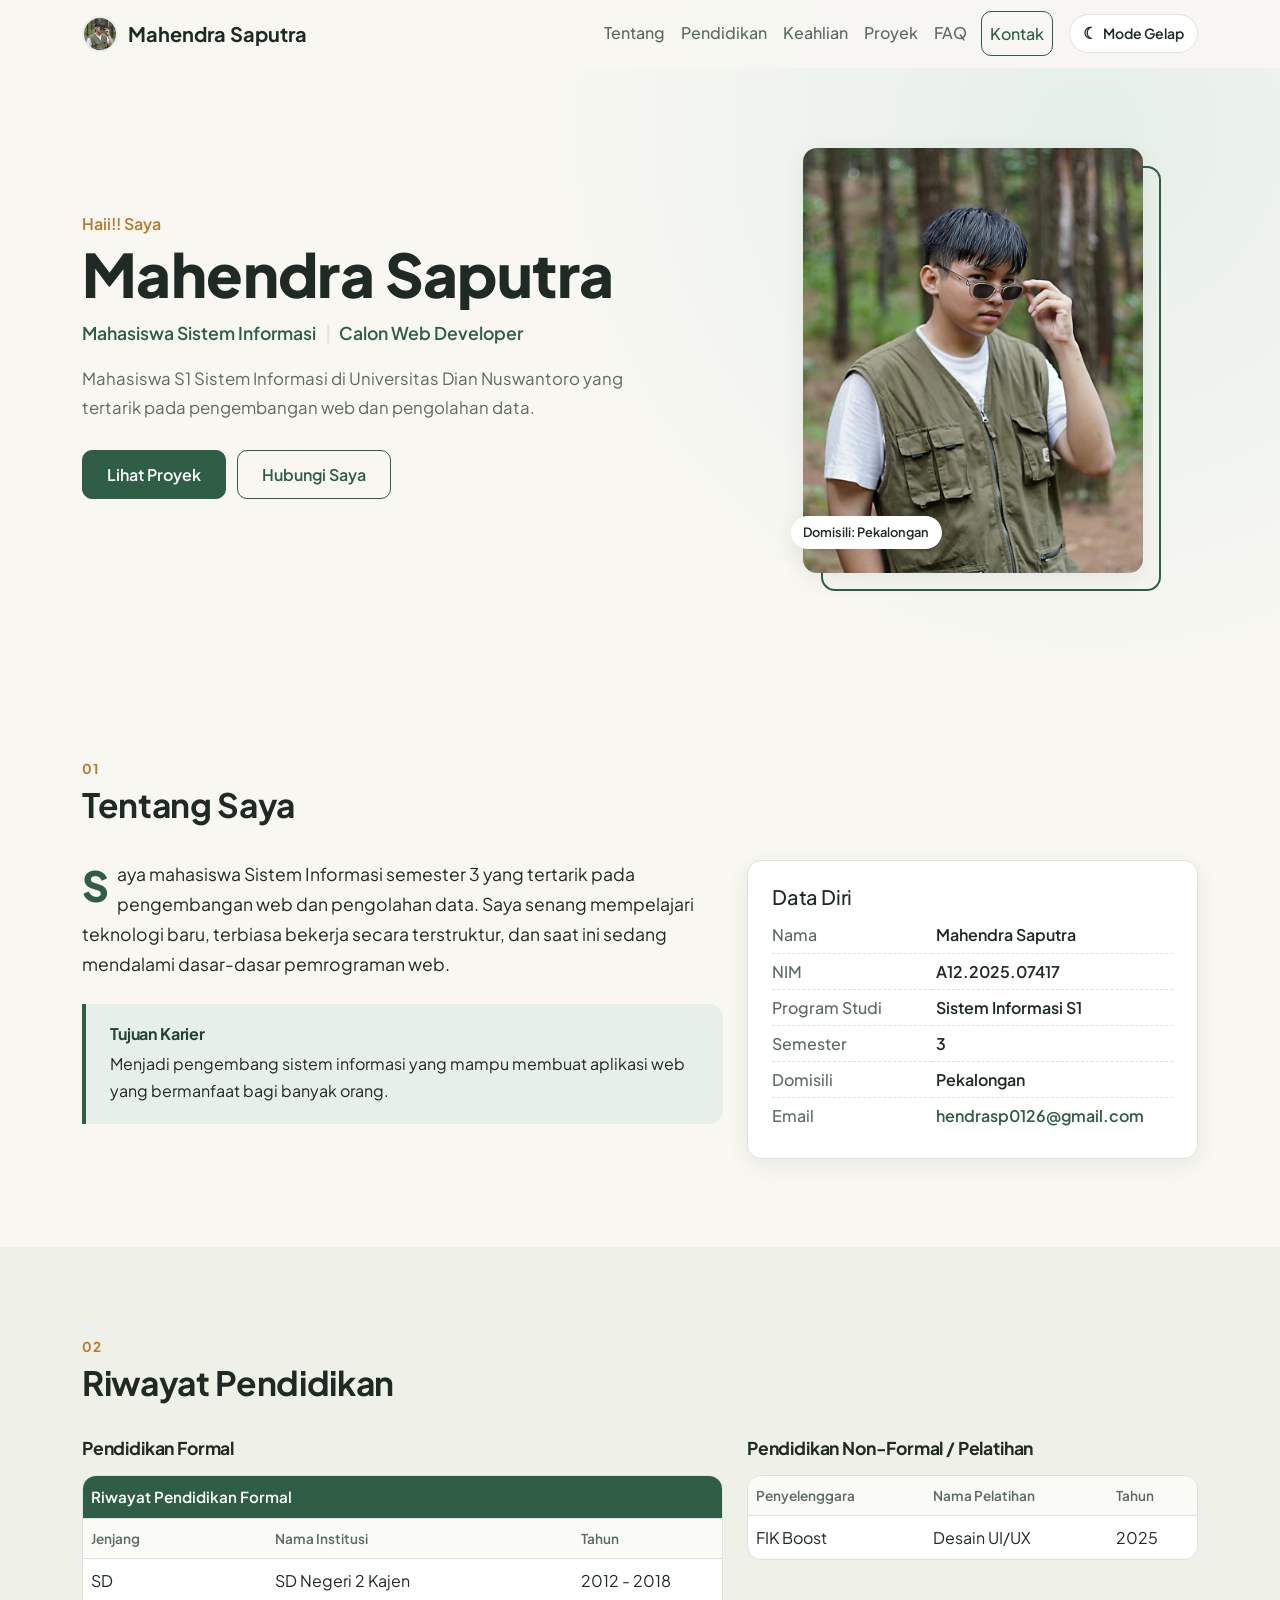
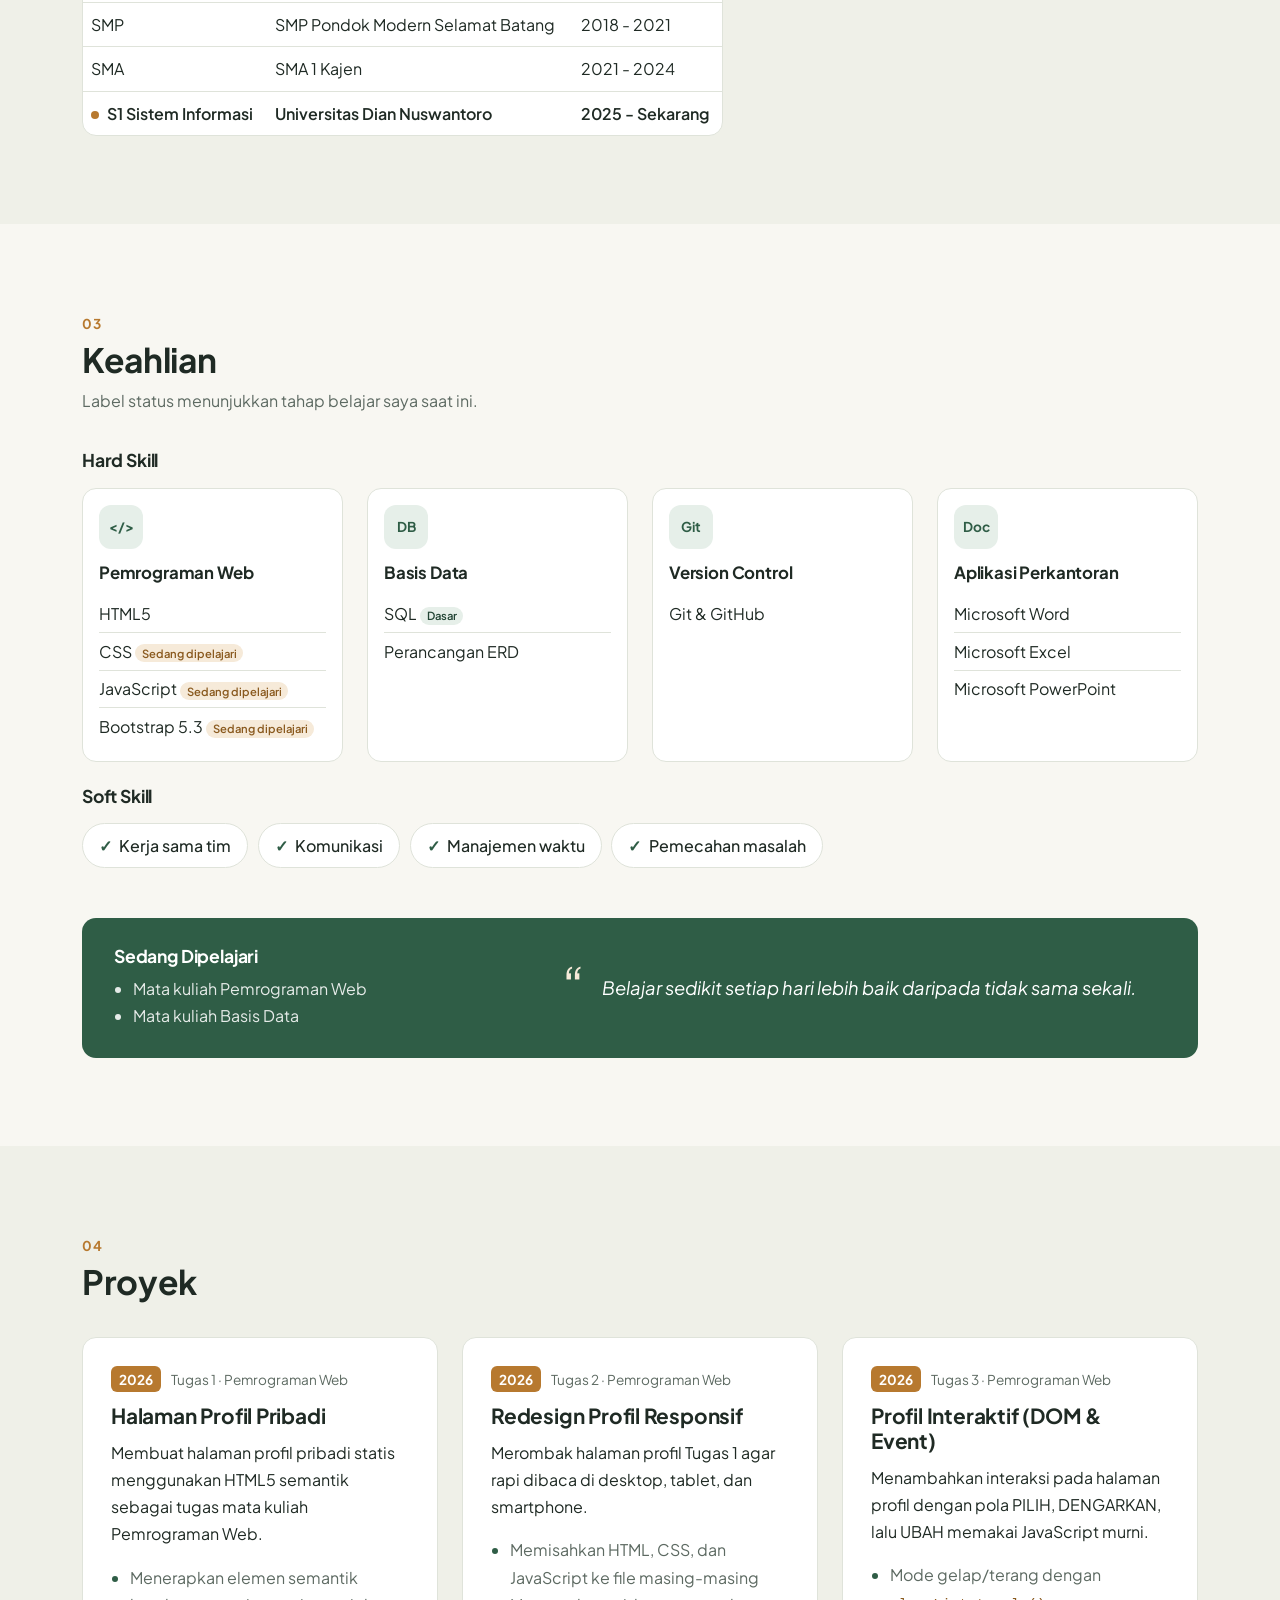
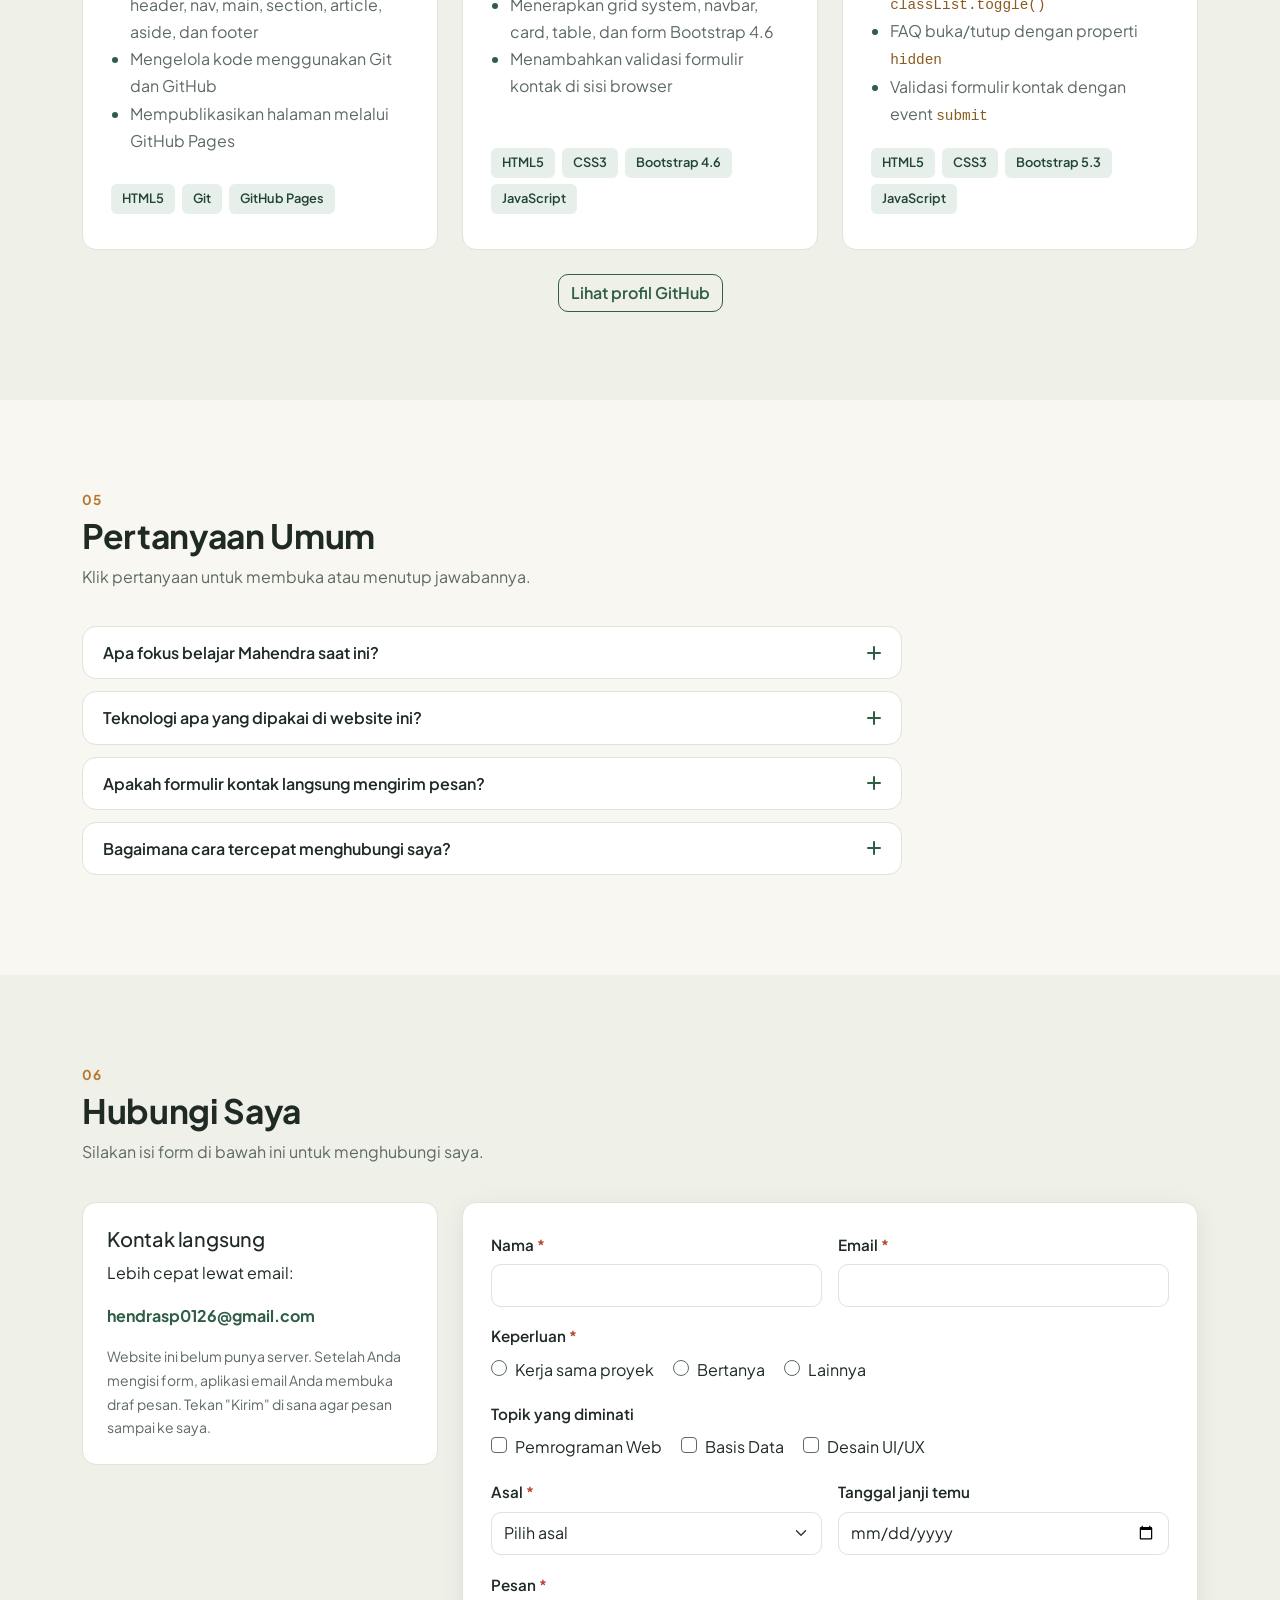
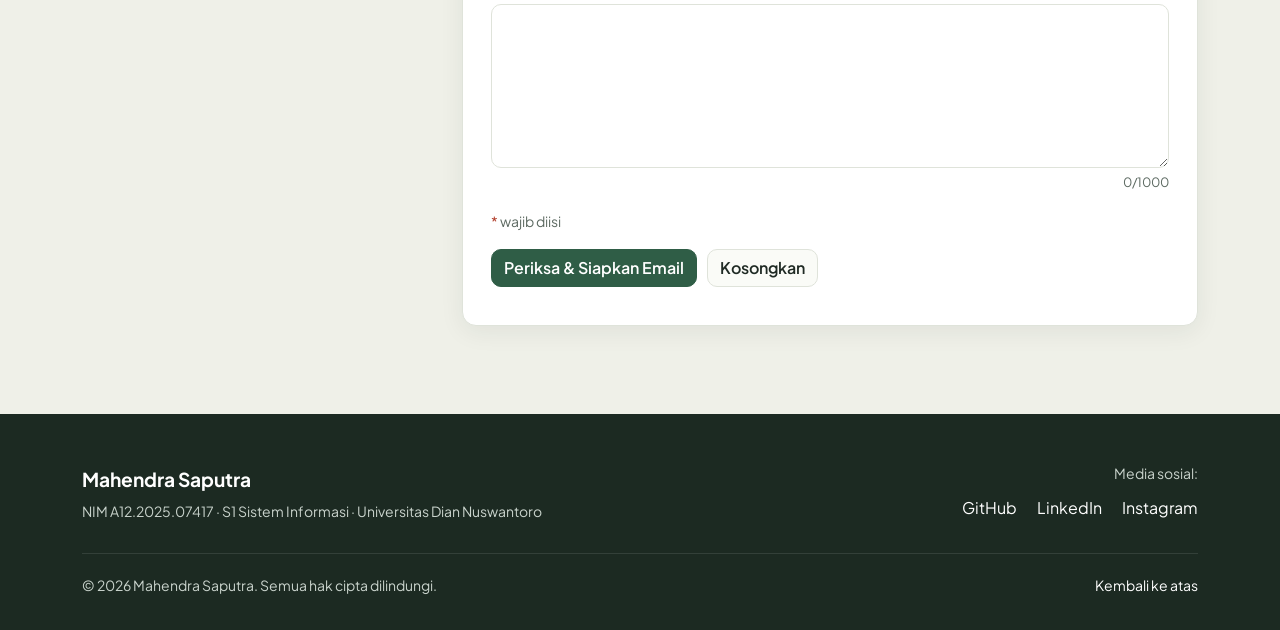
<file: index.html>
<!DOCTYPE html>
<html lang="id">
<head>
    <meta charset="UTF-8">
    <meta name="viewport" content="width=device-width, initial-scale=1">
    <meta name="description" content="Profil pribadi Mahendra Saputra, mahasiswa S1 Sistem Informasi Universitas Dian Nuswantoro yang tertarik pada pengembangan web dan pengolahan data.">
    <meta name="author" content="Mahendra Saputra">
    <title>Mahendra Saputra - Profil Pribadi</title>

    <link rel="preconnect" href="https://fonts.googleapis.com">
    <link rel="preconnect" href="https://fonts.gstatic.com" crossorigin>
    <link rel="stylesheet" href="https://fonts.googleapis.com/css2?family=Plus+Jakarta+Sans:wght@400;500;600;700;800&display=swap">

    <link rel="stylesheet" href="bootstrap.min.css">
    <link rel="stylesheet" href="style.css">
</head>

<body>

    <header id="atas" class="site-header">
        <nav id="menu" class="navbar navbar-expand-lg fixed-top site-nav" aria-label="Navigasi utama">
            <div class="container">
                <a class="navbar-brand brand" href="#atas">
                    <img src="Foto-Profil.jpeg" alt="" class="brand-avatar" width="36" height="36">
                    <span>Mahendra Saputra</span>
                </a>
                <div class="nav-actions order-lg-last">
                    <button id="tema" class="btn-tema" type="button">
                        <span id="tema-ikon" aria-hidden="true">&#9790;</span>
                        <span id="tema-teks">Mode Gelap</span>
                    </button>
                    <button class="navbar-toggler" type="button" data-bs-toggle="collapse" data-bs-target="#menu-utama"
                            aria-controls="menu-utama" aria-expanded="false" aria-label="Buka atau tutup menu">
                        <span class="navbar-toggler-icon"></span>
                    </button>
                </div>
                <div class="collapse navbar-collapse" id="menu-utama">
                    <ul class="navbar-nav ms-auto">
                        <li class="nav-item"><a class="nav-link" href="#tentang">Tentang</a></li>
                        <li class="nav-item"><a class="nav-link" href="#pendidikan">Pendidikan</a></li>
                        <li class="nav-item"><a class="nav-link" href="#keahlian">Keahlian</a></li>
                        <li class="nav-item"><a class="nav-link" href="#proyek">Proyek</a></li>
                        <li class="nav-item"><a class="nav-link" href="#faq">FAQ</a></li>
                        <li class="nav-item"><a class="nav-link nav-cta" href="#kontak">Kontak</a></li>
                    </ul>
                </div>
            </div>
        </nav>

        <div class="hero">
            <div class="container">
                <div class="row align-items-center">
                    <div class="col-lg-7 order-2 order-lg-1">
                        <p class="eyebrow">Haii!! Saya</p>
                        <h1 class="hero-title">Mahendra Saputra</h1>
                        <p class="hero-role">Mahasiswa Sistem Informasi <span class="divider" aria-hidden="true">|</span> Calon Web Developer</p>
                        <p class="hero-lead">
                            Mahasiswa S1 Sistem Informasi di Universitas Dian Nuswantoro yang tertarik pada
                            pengembangan web dan pengolahan data.
                        </p>
                        <div class="hero-actions">
                            <a href="#proyek" class="btn btn-primary btn-lg">Lihat Proyek</a>
                            <a href="#kontak" class="btn btn-outline-primary btn-lg">Hubungi Saya</a>
                        </div>
                    </div>
                    <div class="col-lg-5 order-1 order-lg-2">
                        <figure class="hero-photo">
                            <a href="Foto-Profil.jpeg" target="_blank" rel="noopener" title="Lihat foto ukuran penuh">
                                <img src="Foto-Profil.jpeg" alt="Foto profil Mahendra Saputra" width="853" height="1280">
                            </a>
                            <figcaption class="photo-tag">Domisili: Pekalongan</figcaption>
                        </figure>
                    </div>
                </div>
            </div>
        </div>
    </header>

    <main>

        <section id="tentang" class="section">
            <div class="container">
                <div class="section-head">
                    <p class="section-label">01</p>
                    <h2 class="section-title">Tentang Saya</h2>
                </div>

                <div class="row">
                    <div class="col-lg-7 mb-4 mb-lg-0">
                        <p class="about-text">
                            Saya mahasiswa <span id="prodi">Sistem Informasi</span> semester 3 yang tertarik pada
                            pengembangan web dan pengolahan data. Saya senang mempelajari teknologi baru, terbiasa
                            bekerja secara terstruktur, dan saat ini sedang mendalami dasar-dasar pemrograman web.
                        </p>
                        <div class="goal-box">
                            <h3 class="goal-title">Tujuan Karier</h3>
                            <p class="mb-0">
                                Menjadi pengembang sistem informasi yang mampu membuat aplikasi web yang
                                bermanfaat bagi banyak orang.
                            </p>
                        </div>
                    </div>

                    <div class="col-lg-5">
                        <div class="card info-card">
                            <div class="card-body">
                                <h3 class="card-title h5">Data Diri</h3>
                                <table id="tabel-data-diri" class="table table-sm table-borderless data-table mb-0">
                                    <tbody>
                                        <tr>
                                            <th scope="row">Nama</th>
                                            <td>Mahendra Saputra</td>
                                        </tr>
                                        <tr>
                                            <th scope="row">NIM</th>
                                            <td>A12.2025.07417</td>
                                        </tr>
                                        <tr>
                                            <th scope="row">Program Studi</th>
                                            <td>Sistem Informasi S1</td>
                                        </tr>
                                        <tr>
                                            <th scope="row">Semester</th>
                                            <td>3</td>
                                        </tr>
                                        <tr>
                                            <th scope="row">Domisili</th>
                                            <td>Pekalongan</td>
                                        </tr>
                                        <tr>
                                            <th scope="row">Email</th>
                                            <td><a href="mailto:hendrasp0126@gmail.com">hendrasp0126@gmail.com</a></td>
                                        </tr>
                                    </tbody>
                                </table>
                            </div>
                        </div>
                    </div>
                </div>
            </div>
        </section>

        <section id="pendidikan" class="section section-alt">
            <div class="container">
                <div class="section-head">
                    <p class="section-label">02</p>
                    <h2 class="section-title">Riwayat Pendidikan</h2>
                </div>

                <div class="row">
                    <div class="col-lg-7 mb-4 mb-lg-0">
                        <h3 class="sub-title">Pendidikan Formal</h3>
                        <div class="table-responsive table-card">
                            <table id="tabel-pendidikan" class="table table-hover mb-0">
                                <thead>
                                    <tr>
                                        <th colspan="3" class="table-caption">Riwayat Pendidikan Formal</th>
                                    </tr>
                                    <tr>
                                        <th scope="col">Jenjang</th>
                                        <th scope="col">Nama Institusi</th>
                                        <th scope="col">Tahun</th>
                                    </tr>
                                </thead>
                                <tbody>
                                    <tr>
                                        <td>SD</td>
                                        <td>SD Negeri 2 Kajen</td>
                                        <td class="col-tahun">2012 - 2018</td>
                                    </tr>
                                    <tr>
                                        <td>SMP</td>
                                        <td>SMP Pondok Modern Selamat Batang</td>
                                        <td class="col-tahun">2018 - 2021</td>
                                    </tr>
                                    <tr>
                                        <td>SMA</td>
                                        <td>SMA 1 Kajen</td>
                                        <td class="col-tahun">2021 - 2024</td>
                                    </tr>
                                    <tr class="row-current">
                                        <td>S1 Sistem Informasi</td>
                                        <td>Universitas Dian Nuswantoro</td>
                                        <td class="col-tahun">2025 - Sekarang</td>
                                    </tr>
                                </tbody>
                            </table>
                        </div>
                    </div>

                    <div class="col-lg-5">
                        <h3 class="sub-title">Pendidikan Non-Formal / Pelatihan</h3>
                        <div class="table-responsive table-card">
                            <table id="tabel-pelatihan" class="table mb-0">
                                <thead>
                                    <tr>
                                        <th scope="col">Penyelenggara</th>
                                        <th scope="col">Nama Pelatihan</th>
                                        <th scope="col">Tahun</th>
                                    </tr>
                                </thead>
                                <tbody>
                                    <tr>
                                        <td>FIK Boost</td>
                                        <td>Desain UI/UX</td>
                                        <td>2025</td>
                                    </tr>
                                </tbody>
                            </table>
                        </div>
                    </div>
                </div>
            </div>
        </section>

        <section id="keahlian" class="section">
            <div class="container">
                <div class="section-head">
                    <p class="section-label">03</p>
                    <h2 class="section-title">Keahlian</h2>
                    <p class="section-desc">
                        Label status menunjukkan tahap belajar saya saat ini.
                    </p>
                </div>

                <h3 class="sub-title">Hard Skill</h3>
                <div class="row">
                    <div class="col-sm-6 col-lg-3 mb-4">
                        <article class="card skill-card h-100">
                            <div class="card-body">
                                <span class="skill-icon" aria-hidden="true">&lt;/&gt;</span>
                                <h4 class="skill-title">Pemrograman Web</h4>
                                <ul class="skill-list">
                                    <li>HTML5</li>
                                    <li>CSS <span class="badge badge-learning">Sedang dipelajari</span></li>
                                    <li>JavaScript <span class="badge badge-learning">Sedang dipelajari</span></li>
                                    <li>Bootstrap 5.3 <span class="badge badge-learning">Sedang dipelajari</span></li>
                                </ul>
                            </div>
                        </article>
                    </div>
                    <div class="col-sm-6 col-lg-3 mb-4">
                        <article class="card skill-card h-100">
                            <div class="card-body">
                                <span class="skill-icon" aria-hidden="true">DB</span>
                                <h4 class="skill-title">Basis Data</h4>
                                <ul class="skill-list">
                                    <li>SQL <span class="badge badge-basic">Dasar</span></li>
                                    <li>Perancangan ERD</li>
                                </ul>
                            </div>
                        </article>
                    </div>
                    <div class="col-sm-6 col-lg-3 mb-4">
                        <article class="card skill-card h-100">
                            <div class="card-body">
                                <span class="skill-icon" aria-hidden="true">Git</span>
                                <h4 class="skill-title">Version Control</h4>
                                <ul class="skill-list">
                                    <li>Git &amp; GitHub</li>
                                </ul>
                            </div>
                        </article>
                    </div>
                    <div class="col-sm-6 col-lg-3 mb-4">
                        <article class="card skill-card h-100">
                            <div class="card-body">
                                <span class="skill-icon" aria-hidden="true">Doc</span>
                                <h4 class="skill-title">Aplikasi Perkantoran</h4>
                                <ul class="skill-list">
                                    <li>Microsoft Word</li>
                                    <li>Microsoft Excel</li>
                                    <li>Microsoft PowerPoint</li>
                                </ul>
                            </div>
                        </article>
                    </div>
                </div>

                <h3 class="sub-title">Soft Skill</h3>
                <ul class="soft-skills">
                    <li>Kerja sama tim</li>
                    <li>Komunikasi</li>
                    <li>Manajemen waktu</li>
                    <li>Pemecahan masalah</li>
                </ul>

                <aside id="info-tambahan" class="learning-box">
                    <div class="row align-items-center">
                        <div class="col-md-5 mb-3 mb-md-0">
                            <h3 class="learning-title">Sedang Dipelajari</h3>
                            <ul class="learning-list">
                                <li>Mata kuliah Pemrograman Web</li>
                                <li>Mata kuliah Basis Data</li>
                            </ul>
                        </div>
                        <div class="col-md-7">
                            <blockquote class="quote mb-0">
                                <p>Belajar sedikit setiap hari lebih baik daripada tidak sama sekali.</p>
                            </blockquote>
                        </div>
                    </div>
                </aside>
            </div>
        </section>

        <section id="proyek" class="section section-alt">
            <div class="container">
                <div class="section-head">
                    <p class="section-label">04</p>
                    <h2 class="section-title">Proyek</h2>
                </div>

                <div class="row">
                    <div class="col-md-6 col-xl-4 mb-4">
                        <article class="card project-card h-100">
                            <div class="card-body d-flex flex-column">
                                <div class="project-meta">
                                    <span class="project-year">2026</span>
                                    <span class="project-type">Tugas 1 · Pemrograman Web</span>
                                </div>
                                <h3 class="project-title">Halaman Profil Pribadi</h3>
                                <p>
                                    Membuat halaman profil pribadi statis menggunakan HTML5 semantik sebagai tugas
                                    mata kuliah Pemrograman Web.
                                </p>
                                <ul class="project-points">
                                    <li>Menerapkan elemen semantik header, nav, main, section, article, aside, dan footer</li>
                                    <li>Mengelola kode menggunakan Git dan GitHub</li>
                                    <li>Mempublikasikan halaman melalui GitHub Pages</li>
                                </ul>
                                <ul class="tech-list mt-auto" aria-label="Teknologi yang digunakan">
                                    <li>HTML5</li>
                                    <li>Git</li>
                                    <li>GitHub Pages</li>
                                </ul>
                            </div>
                        </article>
                    </div>

                    <div class="col-md-6 col-xl-4 mb-4">
                        <article class="card project-card h-100">
                            <div class="card-body d-flex flex-column">
                                <div class="project-meta">
                                    <span class="project-year">2026</span>
                                    <span class="project-type">Tugas 2 · Pemrograman Web</span>
                                </div>
                                <h3 class="project-title">Redesign Profil Responsif</h3>
                                <p>
                                    Merombak halaman profil Tugas 1 agar rapi dibaca di desktop, tablet,
                                    dan smartphone.
                                </p>
                                <ul class="project-points">
                                    <li>Memisahkan HTML, CSS, dan JavaScript ke file masing-masing</li>
                                    <li>Menerapkan grid system, navbar, card, table, dan form Bootstrap 4.6</li>
                                    <li>Menambahkan validasi formulir kontak di sisi browser</li>
                                </ul>
                                <ul class="tech-list mt-auto" aria-label="Teknologi yang digunakan">
                                    <li>HTML5</li>
                                    <li>CSS3</li>
                                    <li>Bootstrap 4.6</li>
                                    <li>JavaScript</li>
                                </ul>
                            </div>
                        </article>
                    </div>

                    <div class="col-md-6 col-xl-4 mb-4">
                        <article class="card project-card h-100">
                            <div class="card-body d-flex flex-column">
                                <div class="project-meta">
                                    <span class="project-year">2026</span>
                                    <span class="project-type">Tugas 3 · Pemrograman Web</span>
                                </div>
                                <h3 class="project-title">Profil Interaktif (DOM &amp; Event)</h3>
                                <p>
                                    Menambahkan interaksi pada halaman profil dengan pola PILIH, DENGARKAN,
                                    lalu UBAH memakai JavaScript murni.
                                </p>
                                <ul class="project-points">
                                    <li>Mode gelap/terang dengan <code>classList.toggle()</code></li>
                                    <li>FAQ buka/tutup dengan properti <code>hidden</code></li>
                                    <li>Validasi formulir kontak dengan event <code>submit</code></li>
                                </ul>
                                <ul class="tech-list mt-auto" aria-label="Teknologi yang digunakan">
                                    <li>HTML5</li>
                                    <li>CSS3</li>
                                    <li>Bootstrap 5.3</li>
                                    <li>JavaScript</li>
                                </ul>
                            </div>
                        </article>
                    </div>
                </div>

                <p class="text-center mb-0">
                    <a href="https://github.com/MahendraSp56" class="btn btn-outline-primary" target="_blank" rel="noopener">
                        Lihat profil GitHub
                    </a>
                </p>
            </div>
        </section>

        <section id="faq" class="section">
            <div class="container">
                <div class="section-head">
                    <p class="section-label">05</p>
                    <h2 class="section-title">Pertanyaan Umum</h2>
                    <p class="section-desc">Klik pertanyaan untuk membuka atau menutup jawabannya.</p>
                </div>

                <div class="faq-list">
                    <div class="faq-item">
                        <h3 class="faq-judul">
                            <button class="faq-tanya" type="button" aria-expanded="false" aria-controls="faq-jawab-1">
                                <span>Apa fokus belajar Mahendra saat ini?</span>
                                <span class="faq-ikon" aria-hidden="true"></span>
                            </button>
                        </h3>
                        <div id="faq-jawab-1" class="faq-jawab" hidden>
                            <p>
                                Saya tertarik pada pengembangan web dan pengolahan data. Semester ini saya
                                mengambil mata kuliah Pemrograman Web dan Basis Data.
                            </p>
                        </div>
                    </div>

                    <div class="faq-item">
                        <h3 class="faq-judul">
                            <button class="faq-tanya" type="button" aria-expanded="false" aria-controls="faq-jawab-2">
                                <span>Teknologi apa yang dipakai di website ini?</span>
                                <span class="faq-ikon" aria-hidden="true"></span>
                            </button>
                        </h3>
                        <div id="faq-jawab-2" class="faq-jawab" hidden>
                            <p>
                                HTML5 untuk struktur, CSS3 dan Bootstrap 5.3 untuk tampilan, serta JavaScript
                                untuk mode gelap, FAQ ini, dan validasi formulir kontak.
                            </p>
                        </div>
                    </div>

                    <div class="faq-item">
                        <h3 class="faq-judul">
                            <button class="faq-tanya" type="button" aria-expanded="false" aria-controls="faq-jawab-3">
                                <span>Apakah formulir kontak langsung mengirim pesan?</span>
                                <span class="faq-ikon" aria-hidden="true"></span>
                            </button>
                        </h3>
                        <div id="faq-jawab-3" class="faq-jawab" hidden>
                            <p>
                                Belum. Website ini statis dan tidak punya server. Formulir memeriksa isian Anda,
                                lalu menyiapkan draf email yang Anda kirim sendiri dari aplikasi email.
                            </p>
                        </div>
                    </div>

                    <div class="faq-item">
                        <h3 class="faq-judul">
                            <button class="faq-tanya" type="button" aria-expanded="false" aria-controls="faq-jawab-4">
                                <span>Bagaimana cara tercepat menghubungi saya?</span>
                                <span class="faq-ikon" aria-hidden="true"></span>
                            </button>
                        </h3>
                        <div id="faq-jawab-4" class="faq-jawab" hidden>
                            <p>
                                Kirim email ke <a href="mailto:hendrasp0126@gmail.com">hendrasp0126@gmail.com</a>
                                atau hubungi saya lewat LinkedIn yang tercantum di bagian bawah halaman.
                            </p>
                        </div>
                    </div>
                </div>
            </div>
        </section>

        <section id="kontak" class="section section-alt">
            <div class="container">
                <div class="section-head">
                    <p class="section-label">06</p>
                    <h2 class="section-title">Hubungi Saya</h2>
                    <p class="section-desc">Silakan isi form di bawah ini untuk menghubungi saya.</p>
                </div>

                <div class="row">
                    <div class="col-lg-4 mb-4">
                        <div class="contact-side">
                            <h3 class="h5">Kontak langsung</h3>
                            <p>Lebih cepat lewat email:</p>
                            <p><a href="mailto:hendrasp0126@gmail.com" class="contact-mail">hendrasp0126@gmail.com</a></p>
                            <p class="small text-muted-custom mb-0">
                                Website ini belum punya server. Setelah Anda mengisi form, aplikasi email Anda
                                membuka draf pesan. Tekan "Kirim" di sana agar pesan sampai ke saya.
                            </p>
                        </div>
                    </div>

                    <div class="col-lg-8">
                        <form id="form-kontak" class="card contact-card" action="#" method="get" novalidate>
                            <div class="card-body">
                                <div class="row g-3">
                                    <div class="col-md-6">
                                        <label class="form-label" for="fnama">Nama <span class="req" aria-hidden="true">*</span></label>
                                        <input type="text" class="form-control" id="fnama" name="fnama" autocomplete="name" aria-describedby="error-nama">
                                        <div id="error-nama" class="invalid-feedback"></div>
                                    </div>
                                    <div class="col-md-6">
                                        <label class="form-label" for="femail">Email <span class="req" aria-hidden="true">*</span></label>
                                        <input type="email" class="form-control" id="femail" name="femail" autocomplete="email" aria-describedby="error-email">
                                        <div id="error-email" class="invalid-feedback"></div>
                                    </div>

                                    <fieldset class="col-12">
                                        <legend class="form-label">Keperluan <span class="req" aria-hidden="true">*</span></legend>
                                        <div class="form-check form-check-inline">
                                            <input class="form-check-input" type="radio" id="fkeperluan1" name="fkeperluan" value="Kerja sama proyek">
                                            <label class="form-check-label" for="fkeperluan1">Kerja sama proyek</label>
                                        </div>
                                        <div class="form-check form-check-inline">
                                            <input class="form-check-input" type="radio" id="fkeperluan2" name="fkeperluan" value="Bertanya">
                                            <label class="form-check-label" for="fkeperluan2">Bertanya</label>
                                        </div>
                                        <div class="form-check form-check-inline">
                                            <input class="form-check-input" type="radio" id="fkeperluan3" name="fkeperluan" value="Lainnya">
                                            <label class="form-check-label" for="fkeperluan3">Lainnya</label>
                                        </div>
                                        <p id="error-keperluan" class="pesan-error" hidden>Pilih salah satu keperluan.</p>
                                    </fieldset>

                                    <fieldset class="col-12">
                                        <legend class="form-label">Topik yang diminati</legend>
                                        <div class="form-check form-check-inline">
                                            <input class="form-check-input" type="checkbox" id="ftopik1" name="ftopik" value="Pemrograman Web">
                                            <label class="form-check-label" for="ftopik1">Pemrograman Web</label>
                                        </div>
                                        <div class="form-check form-check-inline">
                                            <input class="form-check-input" type="checkbox" id="ftopik2" name="ftopik" value="Basis Data">
                                            <label class="form-check-label" for="ftopik2">Basis Data</label>
                                        </div>
                                        <div class="form-check form-check-inline">
                                            <input class="form-check-input" type="checkbox" id="ftopik3" name="ftopik" value="Desain UI/UX">
                                            <label class="form-check-label" for="ftopik3">Desain UI/UX</label>
                                        </div>
                                    </fieldset>

                                    <div class="col-md-6">
                                        <label class="form-label" for="fasal">Asal <span class="req" aria-hidden="true">*</span></label>
                                        <select id="fasal" name="fasal" class="form-select" aria-describedby="error-asal">
                                            <option value="" selected>Pilih asal</option>
                                            <option value="Mahasiswa">Mahasiswa</option>
                                            <option value="Dosen">Dosen</option>
                                            <option value="Umum">Umum</option>
                                        </select>
                                        <div id="error-asal" class="invalid-feedback"></div>
                                    </div>
                                    <div class="col-md-6">
                                        <label class="form-label" for="ftanggal">Tanggal janji temu</label>
                                        <input type="date" class="form-control" id="ftanggal" name="ftanggal" aria-describedby="error-tanggal">
                                        <div id="error-tanggal" class="invalid-feedback"></div>
                                    </div>

                                    <div class="col-12">
                                        <label class="form-label" for="fpesan">Pesan <span class="req" aria-hidden="true">*</span></label>
                                        <textarea id="fpesan" name="fpesan" class="form-control" rows="6" maxlength="1000" aria-describedby="error-pesan pesan-counter"></textarea>
                                        <div id="error-pesan" class="invalid-feedback"></div>
                                        <small id="pesan-counter" class="form-counter">0/1000</small>
                                    </div>
                                </div>

                                <p class="small text-muted-custom mt-3"><span class="req">*</span> wajib diisi</p>

                                <div id="form-status" role="status" aria-live="polite"></div>

                                <div class="d-flex flex-wrap form-buttons">
                                    <button type="submit" class="btn btn-primary">Periksa &amp; Siapkan Email</button>
                                    <button type="reset" class="btn btn-netral">Kosongkan</button>
                                </div>
                            </div>
                        </form>
                    </div>
                </div>
            </div>
        </section>

    </main>

    <footer class="site-footer">
        <div class="container">
            <div class="row align-items-center">
                <div class="col-md-6 mb-3 mb-md-0">
                    <p class="footer-name">Mahendra Saputra</p>
                    <p class="mb-0 small">NIM A12.2025.07417 · S1 Sistem Informasi · Universitas Dian Nuswantoro</p>
                </div>
                <div class="col-md-6 text-md-end">
                    <p class="small mb-2">Media sosial:</p>
                    <ul class="social-list">
                        <li><a href="https://github.com/MahendraSp56" target="_blank" rel="noopener">GitHub</a></li>
                        <li><a href="https://www.linkedin.com/in/Mahendra-Saputra-68599443a/" target="_blank" rel="noopener">LinkedIn</a></li>
                        <li><a href="https://www.instagram.com/mahensp_" target="_blank" rel="noopener">Instagram</a></li>
                    </ul>
                </div>
            </div>
            <hr class="footer-line">
            <div class="d-flex flex-column flex-sm-row justify-content-between small">
                <p class="mb-2 mb-sm-0">&copy; <span id="tahun">2026</span> Mahendra Saputra. Semua hak cipta dilindungi.</p>
                <p class="mb-0"><a href="#atas">Kembali ke atas</a></p>
            </div>
        </div>
    </footer>

    <a href="#atas" id="btn-atas" class="btn-top" aria-label="Kembali ke atas">&uarr;</a>

    <script src="bootstrap.bundle.min.js"></script>
    <script src="script.js"></script>
</body>
</html>
</file>
<file: style.css>
/* ==========================================================
   style.css - Website Profil Mahendra Saputra (Tugas 3)
   Dimuat SETELAH bootstrap.min.css (Bootstrap 5.3) sehingga
   dapat menimpa gaya bawaan Bootstrap.

   Cara kerja mode gelap:
   - Semua warna disimpan sebagai variabel CSS di :root.
   - script.js menambah/menghapus class "gelap" pada <body>.
   - body.gelap mengganti NILAI variabel, sehingga seluruh
     elemen yang memakai variabel ikut berubah warna.
   ========================================================== */

/* ---------- 1. Variabel warna: MODE TERANG (bawaan) ---------- */
:root {
    --hijau: #2f5d46;          /* warna utama: teks link, garis */
    --hijau-tua: #224434;      /* hover */
    --hijau-muda: #e6efe9;     /* latar lembut */
    --aksen: #b7792f;          /* warna pendukung */
    --aksen-muda: #f6ead9;
    --aksen-teks: #8a5a1f;     /* teks di atas --aksen-muda */
    --latar: #f8f7f2;          /* latar halaman */
    --latar-alt: #eff0e8;      /* latar section selang-seling */
    --permukaan: #ffffff;      /* kartu */
    --permukaan-alt: #fafbf7;  /* kepala tabel */
    --teks: #1f2a24;
    --teks-redup: #5d6a62;
    --garis: #dfe3da;
    --tombol-bg: #2f5d46;      /* latar tombol utama */
    --tombol-hover: #224434;
    --tombol-teks: #ffffff;    /* teks di atas tombol utama */
    --kotak-bg: #2f5d46;       /* kotak hijau "Sedang Dipelajari" */
    --kotak-teks: #ffffff;
    --merah: #b3412f;
    --merah-muda: #fbeae7;
    --nav-bg: rgba(248, 247, 242, 0.92);
    --footer-bg: #1c2a22;
    --footer-teks: #c9d3cc;
    --bayangan: 0 6px 24px rgba(31, 42, 36, 0.07);
    --radius: 14px;
    --tinggi-nav: 68px;
}

/* ---------- 2. Variabel warna: MODE GELAP ----------
   Aktif ketika <body class="gelap">. Tidak ada spasi antara
   body dan .gelap karena keduanya menunjuk elemen yang sama. */
body.gelap {
    --hijau: #8cc9a6;
    --hijau-tua: #b5e0c6;
    --hijau-muda: #23372c;
    --aksen: #e0a95e;
    --aksen-muda: #3a2e1f;
    --aksen-teks: #f0c98f;
    --latar: #121a16;
    --latar-alt: #17211c;
    --permukaan: #1d2923;
    --permukaan-alt: #223029;
    --teks: #e7eee9;
    --teks-redup: #a9b7ae;
    --garis: #2f3f36;
    --tombol-bg: #8cc9a6;
    --tombol-hover: #b5e0c6;
    --tombol-teks: #0f1d16;
    --kotak-bg: #23372c;
    --kotak-teks: #e7eee9;
    --merah: #ff8a7a;
    --merah-muda: #3a211d;
    --nav-bg: rgba(18, 26, 22, 0.92);
    --footer-bg: #0b110e;
    --footer-teks: #a9b7ae;
    --bayangan: 0 6px 24px rgba(0, 0, 0, 0.35);

    /* variabel milik Bootstrap 5.3 ikut disesuaikan */
    --bs-body-bg: #121a16;
    --bs-body-color: #e7eee9;
    --bs-emphasis-color: #e7eee9;
    --bs-secondary-color: #a9b7ae;
    --bs-border-color: #2f3f36;
    --bs-form-invalid-color: #ff8a7a;
    --bs-form-invalid-border-color: #ff8a7a;
    color-scheme: dark;        /* ikon kalender & scrollbar ikut gelap */
}

/* ---------- 3. Dasar (box model & tipografi) ---------- */
*,
*::before,
*::after {
    box-sizing: border-box;
}

html {
    scroll-behavior: smooth;
    scroll-padding-top: var(--tinggi-nav);
}

body {
    font-family: "Plus Jakarta Sans", -apple-system, "Segoe UI", Roboto, "Helvetica Neue", Arial, sans-serif;
    color: var(--teks);
    background-color: var(--latar);
    line-height: 1.7;
    /* perubahan warna dibuat halus selama 0,2 detik (materi modul) */
    transition: background-color 0.2s, color 0.2s;
}

h1, h2, h3, h4, h5 {
    font-weight: 700;
    letter-spacing: -0.01em;
    color: var(--teks);
}

a {
    color: var(--hijau);
    text-decoration: none;
}

a:hover,
a:focus {
    color: var(--hijau-tua);
    text-decoration: underline;
}

code {
    color: var(--aksen-teks);
    font-size: 0.9em;
}

::selection {
    background-color: var(--hijau);
    color: var(--tombol-teks);
}

:focus-visible {
    outline: 3px solid var(--aksen);
    outline-offset: 2px;
}

/* ---------- 4. Tombol ---------- */
.btn {
    border-radius: 10px;
    font-weight: 600;
    transition: background-color 0.2s, color 0.2s, transform 0.2s, box-shadow 0.2s;
}

.btn:hover {
    text-decoration: none;
    transform: translateY(-2px);
}

.btn-lg {
    padding: 0.7rem 1.5rem;
    font-size: 1rem;
}

/* Bootstrap 5 mengatur warna tombol lewat variabel --bs-btn-* */
.btn-primary {
    --bs-btn-color: var(--tombol-teks);
    --bs-btn-bg: var(--tombol-bg);
    --bs-btn-border-color: var(--tombol-bg);
    --bs-btn-hover-color: var(--tombol-teks);
    --bs-btn-hover-bg: var(--tombol-hover);
    --bs-btn-hover-border-color: var(--tombol-hover);
    --bs-btn-active-color: var(--tombol-teks);
    --bs-btn-active-bg: var(--tombol-hover);
    --bs-btn-active-border-color: var(--tombol-hover);
    --bs-btn-focus-shadow-rgb: 47, 93, 70;
}

.btn-outline-primary {
    --bs-btn-color: var(--hijau);
    --bs-btn-border-color: var(--hijau);
    --bs-btn-hover-color: var(--tombol-teks);
    --bs-btn-hover-bg: var(--tombol-bg);
    --bs-btn-hover-border-color: var(--tombol-bg);
    --bs-btn-active-color: var(--tombol-teks);
    --bs-btn-active-bg: var(--tombol-bg);
    --bs-btn-active-border-color: var(--tombol-bg);
    --bs-btn-focus-shadow-rgb: 47, 93, 70;
}

.btn-netral {
    --bs-btn-color: var(--teks);
    --bs-btn-bg: var(--permukaan-alt);
    --bs-btn-border-color: var(--garis);
    --bs-btn-hover-color: var(--teks);
    --bs-btn-hover-bg: var(--hijau-muda);
    --bs-btn-hover-border-color: var(--garis);
    --bs-btn-active-color: var(--teks);
    --bs-btn-active-bg: var(--hijau-muda);
}

/* ---------- 5. Navbar (position: fixed) ---------- */
.site-nav {
    min-height: var(--tinggi-nav);
    background-color: var(--nav-bg);
    backdrop-filter: blur(8px);
    border-bottom: 1px solid transparent;
    transition: background-color 0.2s, border-color 0.2s, box-shadow 0.2s;
    /* warna link navbar Bootstrap 5 */
    --bs-navbar-color: var(--teks-redup);
    --bs-navbar-hover-color: var(--hijau);
    --bs-navbar-active-color: var(--hijau);
    --bs-navbar-brand-color: var(--teks);
    --bs-navbar-brand-hover-color: var(--hijau);
}

/* class ini dipasang script.js ketika halaman digulir */
.site-nav.is-scrolled {
    border-bottom-color: var(--garis);
    box-shadow: 0 2px 12px rgba(0, 0, 0, 0.08);
}

.brand {
    display: flex;
    align-items: center;
    font-weight: 700;
}

.brand:hover {
    text-decoration: none;
}

.brand-avatar {
    width: 36px;
    height: 36px;
    border-radius: 50%;
    object-fit: cover;
    object-position: center 20%;
    margin-right: 0.6rem;
    border: 2px solid var(--hijau-muda);
}

.site-nav .nav-link {
    position: relative;
    font-weight: 500;
    padding: 0.5rem 0.75rem;
}

.site-nav .nav-link:hover {
    text-decoration: none;
}

.site-nav .nav-link.active {
    font-weight: 600;
}

.nav-actions {
    display: flex;
    align-items: center;
    margin-left: auto;
}

/* Tombol mode gelap/terang */
.btn-tema {
    display: inline-flex;
    align-items: center;
    padding: 0.4rem 0.8rem;
    font-size: 0.875rem;
    font-weight: 600;
    color: var(--teks);
    background-color: var(--permukaan);
    border: 1px solid var(--garis);
    border-radius: 999px;
    cursor: pointer;   /* penunjuk tangan: tanda bisa diklik */
    transition: background-color 0.2s, border-color 0.2s, color 0.2s;
}

.btn-tema:hover {
    border-color: var(--hijau);
    color: var(--hijau);
}

#tema-ikon {
    font-size: 1rem;
    line-height: 1;
    margin-right: 0.4rem;
}

.navbar-toggler {
    margin-left: 0.5rem;
    border-color: var(--garis);
}

/* ikon hamburger bawaan berwarna gelap; dibalik agar terlihat di mode gelap */
body.gelap .navbar-toggler-icon {
    filter: invert(1);
}

@media (min-width: 992px) {
    .nav-actions {
        margin-left: 1rem;
    }

    /* pseudo-element ::after sebagai garis bawah menu aktif */
    .site-nav .nav-link::after {
        content: "";
        position: absolute;
        left: 0.75rem;
        right: 0.75rem;
        bottom: 0.2rem;
        height: 2px;
        background-color: var(--hijau);
        transform: scaleX(0);
        transition: transform 0.25s;
    }

    .site-nav .nav-link.active::after {
        transform: scaleX(1);
    }

    .site-nav .navbar-nav .nav-cta {
        margin-left: 0.4rem;
        border: 1px solid var(--hijau);
        border-radius: 10px;
        color: var(--hijau);
    }

    .site-nav .navbar-nav .nav-cta::after {
        display: none;
    }

    .site-nav .navbar-nav .nav-cta:hover,
    .site-nav .navbar-nav .nav-cta.active {
        background-color: var(--tombol-bg);
        border-color: var(--tombol-bg);
        color: var(--tombol-teks);
    }
}

/* ---------- 6. Hero ---------- */
.hero {
    padding: calc(var(--tinggi-nav) + 3.5rem) 0 4.5rem;
    background:
        radial-gradient(circle at 85% 20%, var(--hijau-muda) 0, transparent 45%),
        var(--latar);
}

.eyebrow {
    font-weight: 600;
    color: var(--aksen);
    margin-bottom: 0.25rem;
}

.hero-title {
    font-size: 2.5rem;
    font-weight: 800;
    line-height: 1.1;
    margin-bottom: 0.75rem;
}

.hero-role {
    font-size: 1.1rem;
    font-weight: 600;
    color: var(--hijau);
    margin-bottom: 1rem;
}

.hero-role .divider {
    color: var(--garis);
    margin: 0 0.35rem;
}

.hero-lead {
    font-size: 1.05rem;
    color: var(--teks-redup);
    max-width: 34rem;
    margin-bottom: 1.75rem;
}

.hero-actions .btn {
    margin: 0 0.5rem 0.75rem 0;
}

.hero-photo {
    position: relative;
    max-width: 300px;
    margin: 0 auto 2.5rem;
}

/* bingkai dekoratif di belakang foto memakai ::before + position absolute */
.hero-photo::before {
    content: "";
    position: absolute;
    top: 18px;
    left: 18px;
    right: -18px;
    bottom: -18px;
    border: 2px solid var(--hijau);
    border-radius: var(--radius);
    z-index: 0;
}

.hero-photo a {
    position: relative;
    display: block;
    z-index: 1;
}

.hero-photo img {
    display: block;
    width: 100%;
    height: auto;
    aspect-ratio: 4 / 5;
    object-fit: cover;
    object-position: center 25%;
    border-radius: var(--radius);
    box-shadow: var(--bayangan);
}

.photo-tag {
    position: absolute;
    left: -12px;
    bottom: 24px;
    z-index: 2;
    background-color: var(--permukaan);
    color: var(--teks);
    font-size: 0.8rem;
    font-weight: 600;
    padding: 0.35rem 0.8rem;
    border-radius: 999px;
    box-shadow: var(--bayangan);
}

/* ---------- 7. Section umum ---------- */
.section {
    padding: 4.5rem 0;
}

.section-alt {
    background-color: var(--latar-alt);
}

.section-head {
    margin-bottom: 2.25rem;
}

.section-label {
    font-size: 0.85rem;
    font-weight: 700;
    color: var(--aksen);
    letter-spacing: 0.1em;
    margin-bottom: 0.25rem;
}

.section-title {
    font-size: 1.85rem;
    margin-bottom: 0.5rem;
}

.section-desc {
    color: var(--teks-redup);
    margin-bottom: 0;
}

.sub-title {
    font-size: 1.1rem;
    margin-bottom: 1rem;
}

.text-muted-custom {
    color: var(--teks-redup);
}

/* Kartu Bootstrap 5 memakai variabel --bs-card-* */
.card {
    --bs-card-bg: var(--permukaan);
    --bs-card-color: var(--teks);
    --bs-card-border-color: var(--garis);
    --bs-card-border-radius: var(--radius);
    --bs-card-inner-border-radius: var(--radius);
    transition: background-color 0.2s, border-color 0.2s;
}

/* ---------- 8. Tentang saya ---------- */
.about-text {
    font-size: 1.1rem;
}

/* pseudo-element ::first-letter */
.about-text::first-letter {
    font-size: 2.6rem;
    font-weight: 800;
    color: var(--hijau);
    float: left;
    line-height: 1;
    margin: 0.3rem 0.5rem 0 0;
}

.goal-box {
    margin-top: 1.5rem;
    padding: 1.25rem 1.5rem;
    background-color: var(--hijau-muda);
    border-left: 4px solid var(--hijau);
    border-radius: 0 var(--radius) var(--radius) 0;
}

.goal-title {
    font-size: 1rem;
    color: var(--hijau-tua);
    margin-bottom: 0.4rem;
}

.info-card {
    box-shadow: var(--bayangan);
}

.info-card .card-body {
    padding: 1.5rem;
}

/* ---------- 9. Tabel ---------- */
/* Tabel Bootstrap 5 memakai variabel --bs-table-* */
.table {
    --bs-table-bg: transparent;
    --bs-table-color: var(--teks);
    --bs-table-border-color: var(--garis);
    --bs-table-hover-bg: var(--hijau-muda);
    --bs-table-hover-color: var(--teks);
}

.data-table th {
    width: 40%;
    font-weight: 500;
    color: var(--teks-redup);
    padding-left: 0;
}

.data-table td {
    font-weight: 600;
    word-break: break-word;
}

/* kombinator adjacent sibling (+): garis di antara baris */
.data-table tr + tr th,
.data-table tr + tr td {
    border-top: 1px dashed var(--garis);
}

.table-card {
    background-color: var(--permukaan);
    border: 1px solid var(--garis);
    border-radius: var(--radius);
    overflow: hidden;   /* sudut tabel ikut membulat */
}

.table-card .table thead th {
    border-bottom: 1px solid var(--garis);
    font-size: 0.85rem;
    font-weight: 600;
    color: var(--teks-redup);
    background-color: var(--permukaan-alt);
}

.table-card .table .table-caption {
    background-color: var(--kotak-bg);
    color: var(--kotak-teks);
    font-size: 0.95rem;
}

.table-card .table td {
    vertical-align: middle;
}

.table-card .table tbody tr:last-child td {
    border-bottom: 0;
}

.row-current td {
    font-weight: 600;
}

.row-current td:first-child::before {
    content: "";
    display: inline-block;
    width: 8px;
    height: 8px;
    border-radius: 50%;
    background-color: var(--aksen);
    margin-right: 0.5rem;
    vertical-align: middle;
}

/* ---------- 10. Keahlian ---------- */
.skill-card {
    transition: transform 0.25s, box-shadow 0.25s, border-color 0.25s, background-color 0.2s;
}

.skill-card:hover {
    transform: translateY(-4px);
    box-shadow: var(--bayangan);
    border-color: var(--hijau);
}

.skill-icon {
    display: inline-flex;
    align-items: center;
    justify-content: center;
    width: 44px;
    height: 44px;
    border-radius: 12px;
    background-color: var(--hijau-muda);
    color: var(--hijau);
    font-weight: 700;
    font-size: 0.85rem;
    margin-bottom: 0.9rem;
}

.skill-title {
    font-size: 1.05rem;
    margin-bottom: 0.75rem;
}

.skill-list {
    list-style: none;
    padding-left: 0;
    margin-bottom: 0;
}

.skill-list li {
    padding: 0.3rem 0;
}

.skill-list li + li {
    border-top: 1px solid var(--garis);
}

.badge {
    font-weight: 600;
    font-size: 0.7rem;
    padding: 0.3em 0.6em;
    border-radius: 999px;
    vertical-align: middle;
}

.badge-learning {
    background-color: var(--aksen-muda);
    color: var(--aksen-teks);
}

.badge-basic {
    background-color: var(--hijau-muda);
    color: var(--hijau-tua);
}

.soft-skills {
    display: flex;
    flex-wrap: wrap;
    list-style: none;
    padding-left: 0;
    margin: 0 0 2.5rem;
}

.soft-skills li {
    margin: 0 0.6rem 0.6rem 0;
    padding: 0.5rem 1rem;
    background-color: var(--permukaan);
    border: 1px solid var(--garis);
    border-radius: 999px;
    font-weight: 500;
}

.soft-skills li::before {
    content: "✓";
    color: var(--hijau);
    font-weight: 700;
    margin-right: 0.45rem;
}

.learning-box {
    padding: 1.75rem 2rem;
    background-color: var(--kotak-bg);
    color: var(--kotak-teks);
    border-radius: var(--radius);
}

.learning-title {
    font-size: 1.1rem;
    color: var(--kotak-teks);
    margin-bottom: 0.5rem;
}

.learning-list {
    margin-bottom: 0;
    padding-left: 1.2rem;
    opacity: 0.88;
}

.quote {
    position: relative;
    padding-left: 2.5rem;
    font-size: 1.15rem;
    font-style: italic;
}

.quote::before {
    content: "\201C";
    position: absolute;
    left: 0;
    top: -0.9rem;
    font-size: 3.5rem;
    font-style: normal;
    color: var(--aksen-muda);
    line-height: 1;
}

body.gelap .quote::before {
    color: var(--aksen);
}

.quote p {
    margin-bottom: 0;
}

/* ---------- 11. Proyek ---------- */
.project-card {
    transition: box-shadow 0.25s, transform 0.25s, background-color 0.2s;
}

.project-card:hover {
    transform: translateY(-4px);
    box-shadow: var(--bayangan);
}

.project-card .card-body {
    padding: 1.75rem;
}

.project-meta {
    display: flex;
    flex-wrap: wrap;
    align-items: center;
    margin-bottom: 0.75rem;
    font-size: 0.85rem;
}

.project-year {
    font-weight: 700;
    color: var(--tombol-teks);
    background-color: var(--aksen);
    border-radius: 6px;
    padding: 0.1rem 0.5rem;
    margin-right: 0.6rem;
}

.project-type {
    color: var(--teks-redup);
}

.project-title {
    font-size: 1.3rem;
    margin-bottom: 0.6rem;
}

.project-points {
    padding-left: 1.2rem;
    color: var(--teks-redup);
    margin-bottom: 1.25rem;
}

.project-points li::marker {
    color: var(--hijau);
}

.tech-list {
    display: flex;
    flex-wrap: wrap;
    list-style: none;
    padding-left: 0;
    margin-bottom: 0;
}

.tech-list li {
    font-size: 0.8rem;
    font-weight: 600;
    color: var(--hijau-tua);
    background-color: var(--hijau-muda);
    padding: 0.25rem 0.7rem;
    border-radius: 6px;
    margin: 0 0.4rem 0.4rem 0;
}

/* ---------- 12. FAQ / accordion ---------- */
.faq-list {
    max-width: 820px;
}

.faq-item {
    background-color: var(--permukaan);
    border: 1px solid var(--garis);
    border-radius: var(--radius);
    margin-bottom: 0.75rem;
    transition: background-color 0.2s, border-color 0.2s;
}

.faq-judul {
    margin: 0;
    font-size: 1rem;
}

.faq-tanya {
    display: flex;
    justify-content: space-between;
    align-items: center;
    width: 100%;
    padding: 1rem 1.25rem;
    font: inherit;
    font-weight: 600;
    text-align: left;
    color: var(--teks);
    background: none;
    border: 0;
    border-radius: var(--radius);
    cursor: pointer;
}

.faq-tanya:hover {
    color: var(--hijau);
}

/* ikon "+" dibuat dengan dua garis pseudo-element */
.faq-ikon {
    position: relative;
    flex-shrink: 0;
    width: 14px;
    height: 14px;
    margin-left: 1rem;
    transition: transform 0.25s;
}

.faq-ikon::before,
.faq-ikon::after {
    content: "";
    position: absolute;
    left: 0;
    top: 6px;
    width: 14px;
    height: 2px;
    background-color: var(--hijau);
    border-radius: 2px;
}

.faq-ikon::after {
    transform: rotate(90deg);
}

/* selector atribut: ketika script.js mengubah aria-expanded menjadi
   "true", ikon "+" diputar 45 derajat sehingga menjadi "×" */
.faq-tanya[aria-expanded="true"] .faq-ikon {
    transform: rotate(45deg);
}

.faq-tanya[aria-expanded="true"] {
    color: var(--hijau);
}

.faq-jawab {
    padding: 0 1.25rem 1rem;
    color: var(--teks-redup);
}

.faq-jawab p {
    margin-bottom: 0;
}

/* ---------- 13. Kontak & formulir ---------- */
.contact-side {
    padding: 1.5rem;
    background-color: var(--permukaan);
    border: 1px solid var(--garis);
    border-radius: var(--radius);
}

.contact-mail {
    font-weight: 700;
    word-break: break-all;
}

.contact-card {
    box-shadow: var(--bayangan);
}

.contact-card .card-body {
    padding: 1.75rem;
}

.form-label {
    font-weight: 600;
    font-size: 0.95rem;
    margin-bottom: 0.4rem;
}

fieldset .form-label {
    display: block;
}

.req {
    color: var(--merah);
}

.form-control,
.form-select {
    color: var(--teks);
    background-color: var(--permukaan);
    border-color: var(--garis);
    border-radius: 10px;
    padding-top: 0.55rem;
    padding-bottom: 0.55rem;
    transition: background-color 0.2s, border-color 0.2s, box-shadow 0.2s;
}

.form-control:focus,
.form-select:focus {
    color: var(--teks);
    background-color: var(--permukaan);
    border-color: var(--hijau);
    box-shadow: 0 0 0 0.2rem rgba(47, 93, 70, 0.2);
}

/* panah dropdown dibuat terang pada mode gelap */
body.gelap .form-select {
    --bs-form-select-bg-img: url("data:image/svg+xml,%3csvg xmlns='http://www.w3.org/2000/svg' viewBox='0 0 16 16'%3e%3cpath fill='none' stroke='%23a9b7ae' stroke-linecap='round' stroke-linejoin='round' stroke-width='2' d='m2 5 6 6 6-6'/%3e%3c/svg%3e");
}

.form-check-input {
    background-color: var(--permukaan);
    border-color: var(--teks-redup);
}

.form-check-input:checked {
    background-color: var(--tombol-bg);
    border-color: var(--tombol-bg);
}

.form-check-input:focus {
    border-color: var(--hijau);
    box-shadow: 0 0 0 0.2rem rgba(47, 93, 70, 0.2);
}

/* pesan error untuk grup radio (ditampilkan lewat properti hidden) */
.pesan-error {
    margin: 0.25rem 0 0;
    font-size: 0.875em;
    color: var(--merah);
}

.invalid-feedback {
    color: var(--merah);
}

.form-counter {
    display: block;
    margin-top: 0.25rem;
    text-align: right;
    font-size: 0.8rem;
    color: var(--teks-redup);
}

/* class ini dipasang script.js ketika pesan mendekati batas 1000 karakter */
.form-counter.hampir-penuh {
    color: var(--merah);
    font-weight: 600;
}

/* kotak notifikasi hasil validasi (dibuat oleh script.js) */
.status {
    margin-bottom: 1rem;
    padding: 0.9rem 1.1rem;
    border-left: 4px solid;
    border-radius: 10px;
}

.status-gagal {
    background-color: var(--merah-muda);
    border-color: var(--merah);
}

.status-info {
    background-color: var(--hijau-muda);
    border-color: var(--hijau);
}

.form-buttons .btn {
    margin: 0 0.6rem 0.6rem 0;
}

/* ---------- 14. Footer ---------- */
.site-footer {
    padding: 3rem 0 2rem;
    background-color: var(--footer-bg);
    color: var(--footer-teks);
    transition: background-color 0.2s;
}

.site-footer a {
    color: #ffffff;
}

.site-footer a:hover {
    color: #f6ead9;
}

.footer-name {
    font-size: 1.2rem;
    font-weight: 700;
    color: #ffffff;
    margin-bottom: 0.25rem;
}

.social-list {
    display: flex;
    flex-wrap: wrap;
    list-style: none;
    padding-left: 0;
    margin-bottom: 0;
}

.social-list li {
    margin: 0 1.25rem 0.25rem 0;
}

.footer-line {
    border-top-color: rgba(255, 255, 255, 0.4);
    margin: 1.75rem 0 1.25rem;
}

@media (min-width: 768px) {
    .social-list {
        justify-content: flex-end;
    }

    .social-list li {
        margin: 0 0 0.25rem 1.25rem;
    }
}

/* ---------- 15. Tombol kembali ke atas (position: fixed) ---------- */
.btn-top {
    position: fixed;
    right: 1.25rem;
    bottom: 1.25rem;
    z-index: 1030;
    width: 46px;
    height: 46px;
    display: flex;
    align-items: center;
    justify-content: center;
    font-size: 1.3rem;
    font-weight: 700;
    color: var(--tombol-teks);
    background-color: var(--tombol-bg);
    border-radius: 50%;
    box-shadow: 0 6px 16px rgba(0, 0, 0, 0.25);
    opacity: 0;
    visibility: hidden;
    transform: translateY(12px);
    transition: opacity 0.25s, transform 0.25s, visibility 0.25s;
}

/* class .show dipasang script.js setelah halaman digulir 500px */
.btn-top.show {
    opacity: 1;
    visibility: visible;
    transform: translateY(0);
}

.btn-top:hover,
.btn-top:focus {
    color: var(--tombol-teks);
    text-decoration: none;
    background-color: var(--tombol-hover);
}

/* ---------- 16. Media query (responsif) ---------- */

/* Smartphone & tablet: menu collapse diberi latar padat dan jarak */
@media (max-width: 991.98px) {
    .site-nav {
        background-color: var(--latar);
    }

    .site-nav .navbar-collapse {
        margin-top: 0.5rem;
        padding: 0.5rem 0;
        border-top: 1px solid var(--garis);
    }

    .site-nav .nav-link.active {
        background-color: var(--hijau-muda);
        border-radius: 8px;
    }
}

/* Tablet ke atas */
@media (min-width: 768px) {
    .hero-title {
        font-size: 3.25rem;
    }

    .section {
        padding: 5.5rem 0;
    }

    .section-title {
        font-size: 2.1rem;
    }
}

/* Desktop */
@media (min-width: 992px) {
    .hero {
        padding: calc(var(--tinggi-nav) + 5rem) 0 6rem;
    }

    .hero-title {
        font-size: 3.75rem;
    }

    .hero-photo {
        max-width: 340px;
        margin-bottom: 0;
    }
}

@media (min-width: 576px) {
    .col-tahun {
        white-space: nowrap;
    }
}

/* Smartphone kecil */
@media (max-width: 575.98px) {
    .table-card .table th,
    .table-card .table td {
        padding: 0.6rem 0.55rem;
        font-size: 0.88rem;
    }

    .data-table th {
        width: 36%;
    }

    .data-table td {
        font-size: 0.92rem;
    }

    .hero-actions .btn {
        display: block;
        width: 100%;
        margin-right: 0;
    }

    .learning-box {
        padding: 1.5rem;
    }

    .photo-tag {
        left: 0;
    }

    /* di layar sempit tombol tema cukup menampilkan ikon */
    #tema-teks {
        position: absolute;
        width: 1px;
        height: 1px;
        overflow: hidden;
        clip: rect(0 0 0 0);
        white-space: nowrap;
    }

    #tema-ikon {
        margin-right: 0;
    }

    .btn-tema {
        width: 40px;
        height: 40px;
        justify-content: center;
        padding: 0;
    }
}

/* Hormati pengguna yang mematikan animasi */
@media (prefers-reduced-motion: reduce) {
    html {
        scroll-behavior: auto;
    }

    body,
    .btn,
    .skill-card,
    .project-card,
    .faq-ikon {
        transition: none;
    }
}

/* Cetak: sembunyikan elemen navigasi */
@media print {
    .site-nav,
    .btn-top,
    .hero-actions,
    #form-kontak {
        display: none !important;
    }

    .hero {
        padding-top: 1rem;
    }
}
</file>
